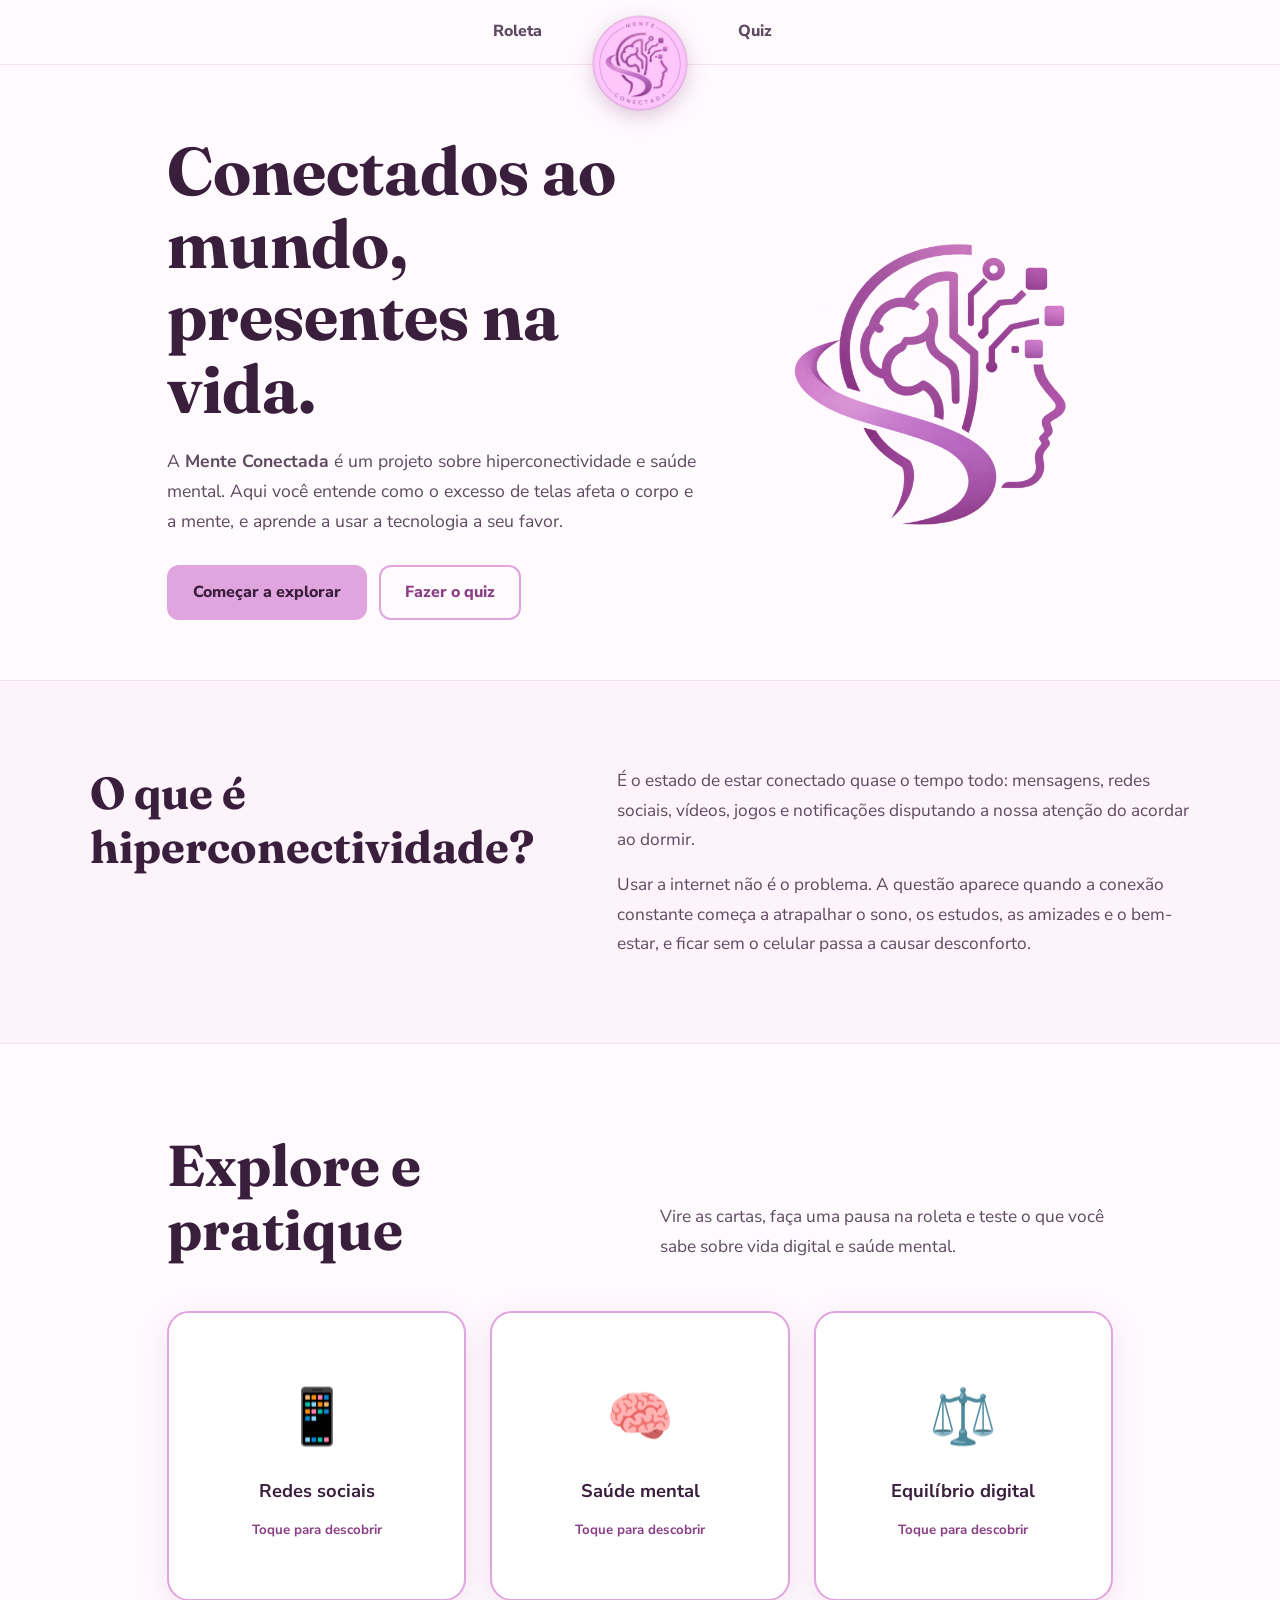
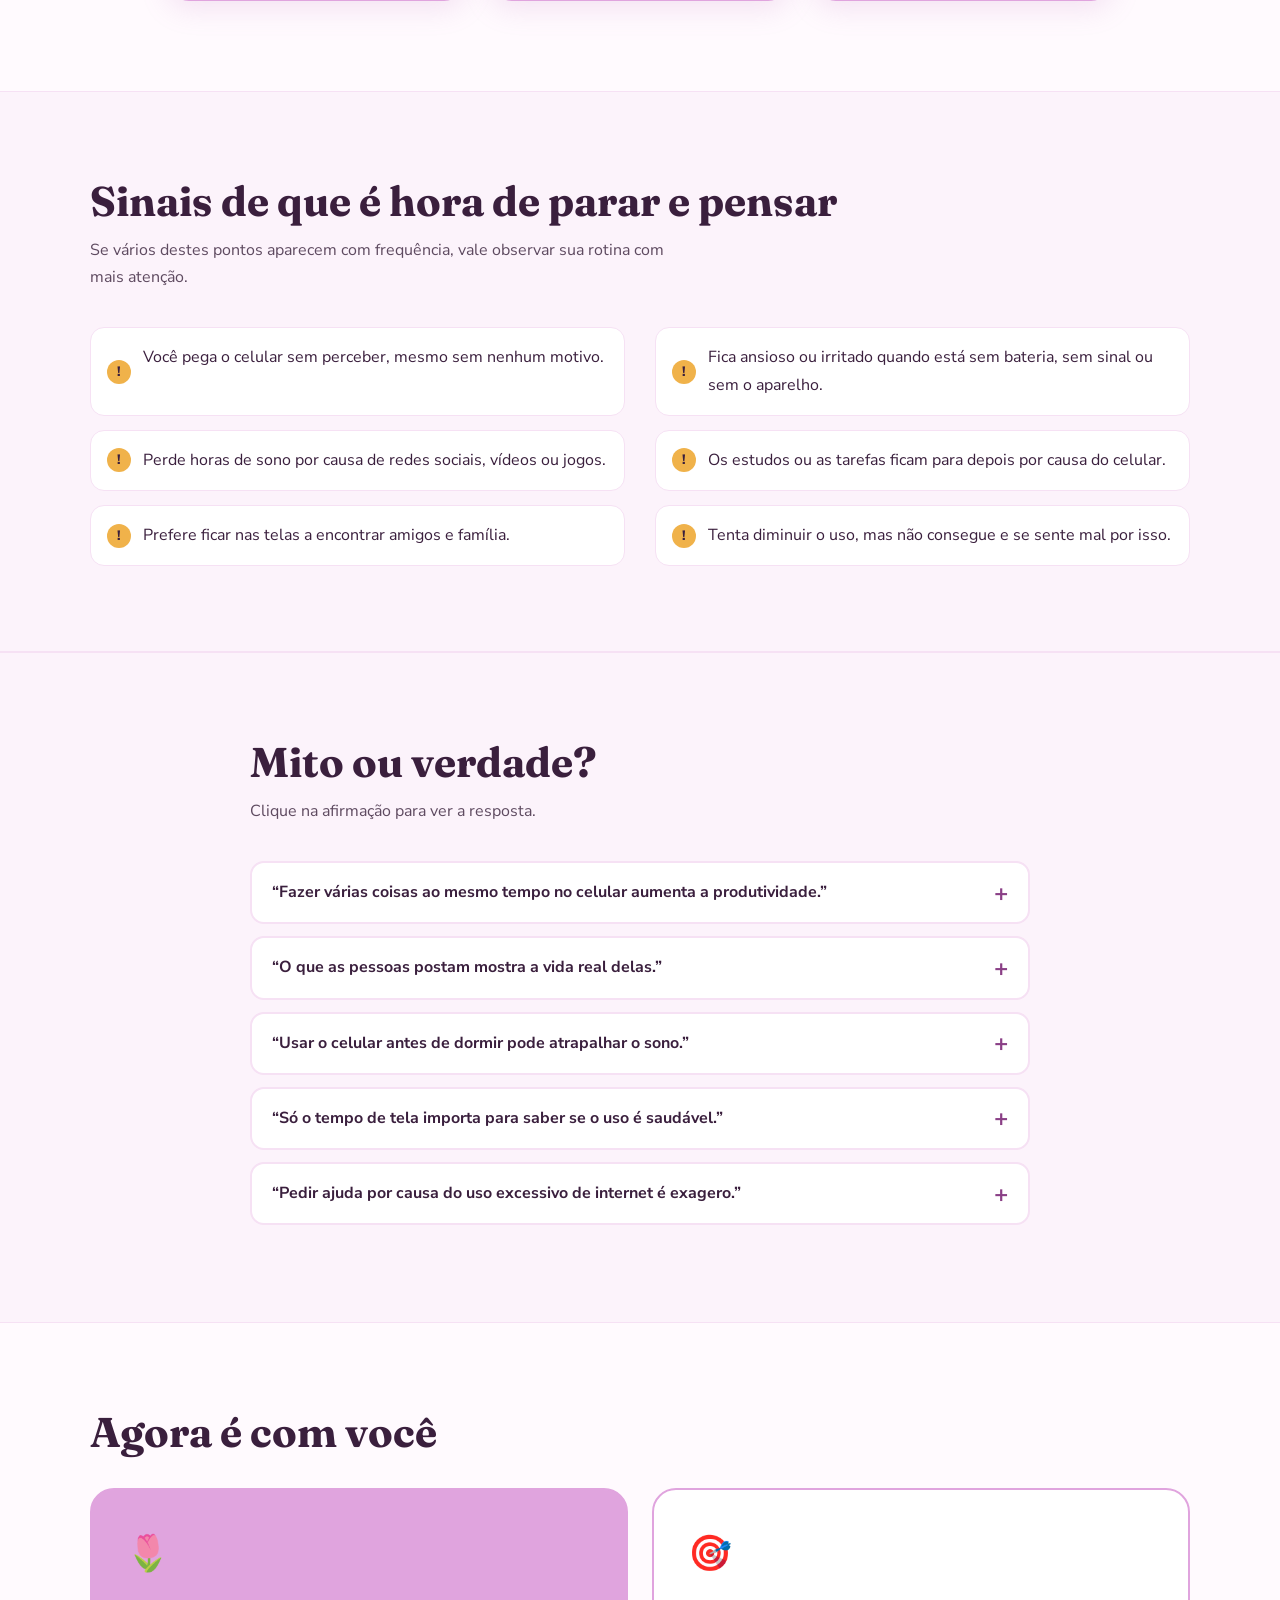
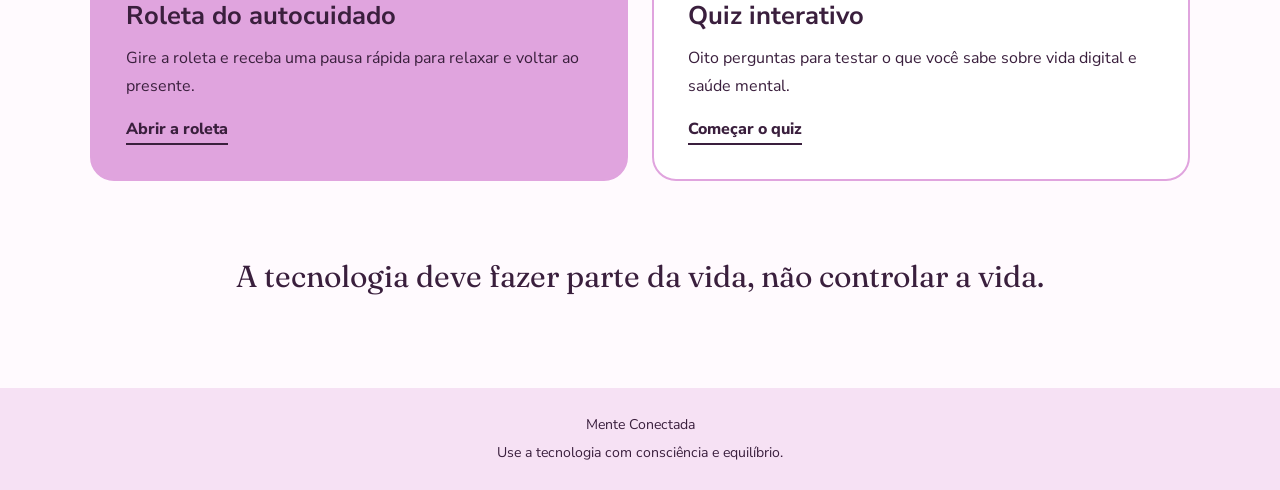
<file: SiteEstacao6/index.html>
<!DOCTYPE html>
<html lang="pt-BR">
<head>
  <meta charset="UTF-8">
  <meta name="viewport" content="width=device-width, initial-scale=1.0">
  <meta name="description" content="Mente Conectada: hiperconectividade e saúde mental. Explore, pratique e equilibre sua vida digital.">
  <title>Mente Conectada</title>
  <link rel="icon" href="assets/Logo.png">
  <link rel="stylesheet" href="style.css">
  <script src="script.js" defer></script>
</head>
<body>
  <header class="cabecalho">
    <nav class="nav-lado nav-esq" aria-label="Navegação esquerda">
      <a href="roleta.html">Roleta</a>
    </nav>
    <a href="index.html" class="logo-central" aria-label="Mente Conectada, página inicial" aria-current="page">
      <img src="assets/FullLogo.png" alt="Mente Conectada">
    </a>
    <nav class="nav-lado nav-dir" aria-label="Navegação direita">
      <a href="quiz.html">Quiz</a>
    </nav>
  </header>

  <main>
    <!-- HERO -->
    <section class="hero">
      <div class="hero-texto">
        <h1>Conectados ao mundo, presentes na vida.</h1>
        <p>A <strong>Mente Conectada</strong> é um projeto sobre hiperconectividade e saúde mental. Aqui você entende como o excesso de telas afeta o corpo e a mente, e aprende a usar a tecnologia a seu favor.</p>
        <div class="grupo-botoes">
          <a class="botao" href="#explore">Começar a explorar</a>
          <a class="botao botao-secundario" href="quiz.html">Fazer o quiz</a>
        </div>
      </div>
      <div class="hero-logo">
        <img src="assets/Logo.png" alt="Silhueta de uma cabeça com cérebro e circuitos, símbolo da Mente Conectada">
      </div>
    </section>

    <!-- O QUE É -->
    <section class="bloco bloco-claro" id="o-que-e">
      <div class="bloco-conteudo duas-colunas">
        <div>
          <h2>O que é hiperconectividade?</h2>
        </div>
        <div class="texto-corrido">
          <p>É o estado de estar conectado quase o tempo todo: mensagens, redes sociais, vídeos, jogos e notificações disputando a nossa atenção do acordar ao dormir.</p>
          <p>Usar a internet não é o problema. A questão aparece quando a conexão constante começa a atrapalhar o sono, os estudos, as amizades e o bem-estar, e ficar sem o celular passa a causar desconforto.</p>
        </div>
      </div>
    </section>

    <!-- EXPLORE -->
    <section class="explore" id="explore">
      <div class="explore-topo">
        <h2 class="titulo-grande">Explore e pratique</h2>
        <p>Vire as cartas, faça uma pausa na roleta e teste o que você sabe sobre vida digital e saúde mental.</p>
      </div>

      <div class="cartas-container">
        <button class="carta" type="button" aria-label="Virar carta sobre redes sociais" aria-pressed="false">
          <span class="carta-interna">
            <span class="carta-frente">
              <span class="simbolo">📱</span>
              <strong>Redes sociais</strong>
              <small>Toque para descobrir</small>
            </span>
            <span class="carta-verso">
              <strong>Redes sociais</strong>
              <span>Podem aproximar pessoas, mas é importante usar com equilíbrio.</span>
            </span>
          </span>
        </button>

        <button class="carta" type="button" aria-label="Virar carta sobre saúde mental" aria-pressed="false">
          <span class="carta-interna">
            <span class="carta-frente">
              <span class="simbolo">🧠</span>
              <strong>Saúde mental</strong>
              <small>Toque para descobrir</small>
            </span>
            <span class="carta-verso">
              <strong>Saúde mental</strong>
              <span>Descanso, convivência e limites digitais ajudam no bem-estar.</span>
            </span>
          </span>
        </button>

        <button class="carta" type="button" aria-label="Virar carta sobre equilíbrio digital" aria-pressed="false">
          <span class="carta-interna">
            <span class="carta-frente">
              <span class="simbolo">⚖️</span>
              <strong>Equilíbrio digital</strong>
              <small>Toque para descobrir</small>
            </span>
            <span class="carta-verso">
              <strong>Equilíbrio digital</strong>
              <span>Usar a tecnologia com intenção ajuda a preservar tempo para outras atividades.</span>
            </span>
          </span>
        </button>
      </div>
    </section>

    <!-- SINAIS DE ALERTA -->
    <section class="bloco bloco-claro" id="sinais">
      <div class="bloco-conteudo">
        <h2 class="titulo-bloco">Sinais de que é hora de parar e pensar</h2>
        <p class="intro-bloco">Se vários destes pontos aparecem com frequência, vale observar sua rotina com mais atenção.</p>
        <ul class="lista-sinais">
          <li>Você pega o celular sem perceber, mesmo sem nenhum motivo.</li>
          <li>Fica ansioso ou irritado quando está sem bateria, sem sinal ou sem o aparelho.</li>
          <li>Perde horas de sono por causa de redes sociais, vídeos ou jogos.</li>
          <li>Os estudos ou as tarefas ficam para depois por causa do celular.</li>
          <li>Prefere ficar nas telas a encontrar amigos e família.</li>
          <li>Tenta diminuir o uso, mas não consegue e se sente mal por isso.</li>
        </ul>
      </div>
    </section>

    <!-- MITO OU VERDADE -->
    <section class="bloco bloco-claro" id="mitos">
      <div class="bloco-conteudo estreito">
        <h2 class="titulo-bloco">Mito ou verdade?</h2>
        <p class="intro-bloco">Clique na afirmação para ver a resposta.</p>

        <details class="mito">
          <summary>“Fazer várias coisas ao mesmo tempo no celular aumenta a produtividade.”</summary>
          <p><strong>Mito.</strong> O cérebro não faz duas tarefas de atenção ao mesmo tempo: ele alterna rapidamente entre elas, e isso cansa e atrasa o trabalho.</p>
        </details>
        <details class="mito">
          <summary>“O que as pessoas postam mostra a vida real delas.”</summary>
          <p><strong>Mito.</strong> As redes mostram recortes escolhidos e muitas vezes editados. Comparar a sua vida inteira com o melhor momento de alguém não é justo com você.</p>
        </details>
        <details class="mito">
          <summary>“Usar o celular antes de dormir pode atrapalhar o sono.”</summary>
          <p><strong>Verdade.</strong> A luz, os conteúdos estimulantes e as notificações mantêm o cérebro ativo e podem adiar o sono.</p>
        </details>
        <details class="mito">
          <summary>“Só o tempo de tela importa para saber se o uso é saudável.”</summary>
          <p><strong>Mito.</strong> Importa também o efeito do uso: se há prejuízo no sono, nos estudos, nas relações ou no humor, é sinal de atenção, mesmo com poucas horas.</p>
        </details>
        <details class="mito">
          <summary>“Pedir ajuda por causa do uso excessivo de internet é exagero.”</summary>
          <p><strong>Mito.</strong> Quando o uso persiste, prejudica a rotina e causa sofrimento ao tentar reduzir, conversar com alguém de confiança e com um profissional pode ajudar.</p>
        </details>
      </div>
    </section>

    <!-- AÇÕES -->
    <section class="bloco" id="praticar">
      <div class="bloco-conteudo">
        <h2 class="titulo-bloco">Agora é com você</h2>
        <div class="acoes">
          <a class="acao acao-cheia" href="roleta.html">
            <span class="icone" aria-hidden="true">🌷</span>
            <h3>Roleta do autocuidado</h3>
            <p>Gire a roleta e receba uma pausa rápida para relaxar e voltar ao presente.</p>
            <span class="link-texto">Abrir a roleta</span>
          </a>
          <a class="acao" href="quiz.html">
            <span class="icone" aria-hidden="true">🎯</span>
            <h3>Quiz interativo</h3>
            <p>Oito perguntas para testar o que você sabe sobre vida digital e saúde mental.</p>
            <span class="link-texto">Começar o quiz</span>
          </a>
        </div>
        <p class="fecho">A tecnologia deve fazer parte da vida, não controlar a vida.</p>
      </div>
    </section>
  </main>

  <footer>
    <p>Mente Conectada</p>
    <p>Use a tecnologia com consciência e equilíbrio.</p>
  </footer>
</body>
</html>
</file>
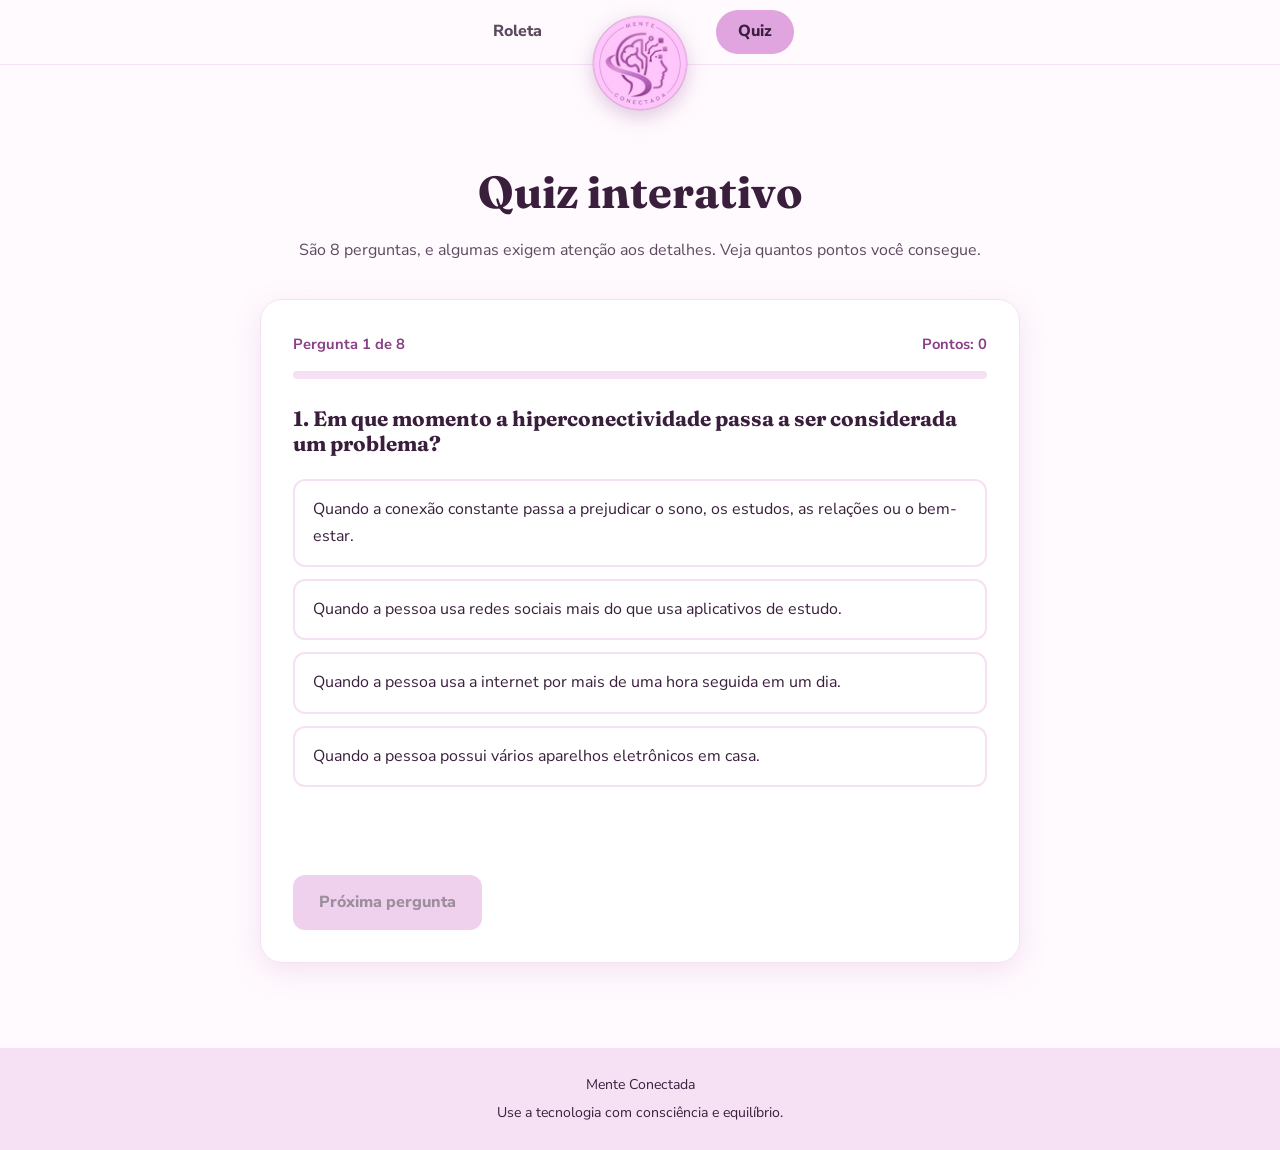
<file: SiteEstacao6/quiz.html>
<!DOCTYPE html>
<html lang="pt-BR">
<head>
  <meta charset="UTF-8">
  <meta name="viewport" content="width=device-width, initial-scale=1.0">
  <meta name="description" content="Quiz sobre hiperconectividade e saúde mental: 8 perguntas para testar seus conhecimentos.">
  <title>Mente Conectada | Quiz</title>
  <link rel="icon" href="assets/Logo.png">
  <link rel="stylesheet" href="style.css">
  <script src="quiz.js" defer></script>
</head>
<body>
  <header class="cabecalho">
    <nav class="nav-lado nav-esq" aria-label="Navegação esquerda">
      <a href="roleta.html">Roleta</a>
    </nav>
    <a href="index.html" class="logo-central" aria-label="Mente Conectada, página inicial">
      <img src="assets/FullLogo.png" alt="Mente Conectada">
    </a>
    <nav class="nav-lado nav-dir" aria-label="Navegação direita">
      <a href="quiz.html" aria-current="page">Quiz</a>
    </nav>
  </header>

  <main>
    <section class="secao quiz-secao pagina-interna" id="quiz">
      <h1 class="titulo-pagina">Quiz interativo</h1>
      <p class="texto-centro">São 8 perguntas, e algumas exigem atenção aos detalhes. Veja quantos pontos você consegue.</p>

      <div class="quiz">
        <div class="quiz-topo">
          <span id="contador">Pergunta 1 de 8</span>
          <span id="pontos">Pontos: 0</span>
        </div>
        <div class="barra-progresso">
          <div id="barraPreenchida"></div>
        </div>

        <div id="areaQuiz">
          <h2 id="pergunta"></h2>
          <div id="respostas" class="respostas"></div>
          <p id="feedback" aria-live="polite"></p>
          <button id="proximo" class="botao" type="button" disabled>Próxima pergunta</button>
        </div>

        <div id="resultado" hidden>
          <h2>Quiz concluído!</h2>
          <p id="mensagemFinal"></p>
          <div class="grupo-botoes centro">
            <button id="reiniciar" class="botao" type="button">Refazer quiz</button>
            <a href="roleta.html" class="botao botao-secundario">Fazer uma pausa na roleta</a>
          </div>
        </div>
      </div>
    </section>
  </main>

  <footer>
    <p>Mente Conectada</p>
    <p>Use a tecnologia com consciência e equilíbrio.</p>
  </footer>
</body>
</html>
</file>
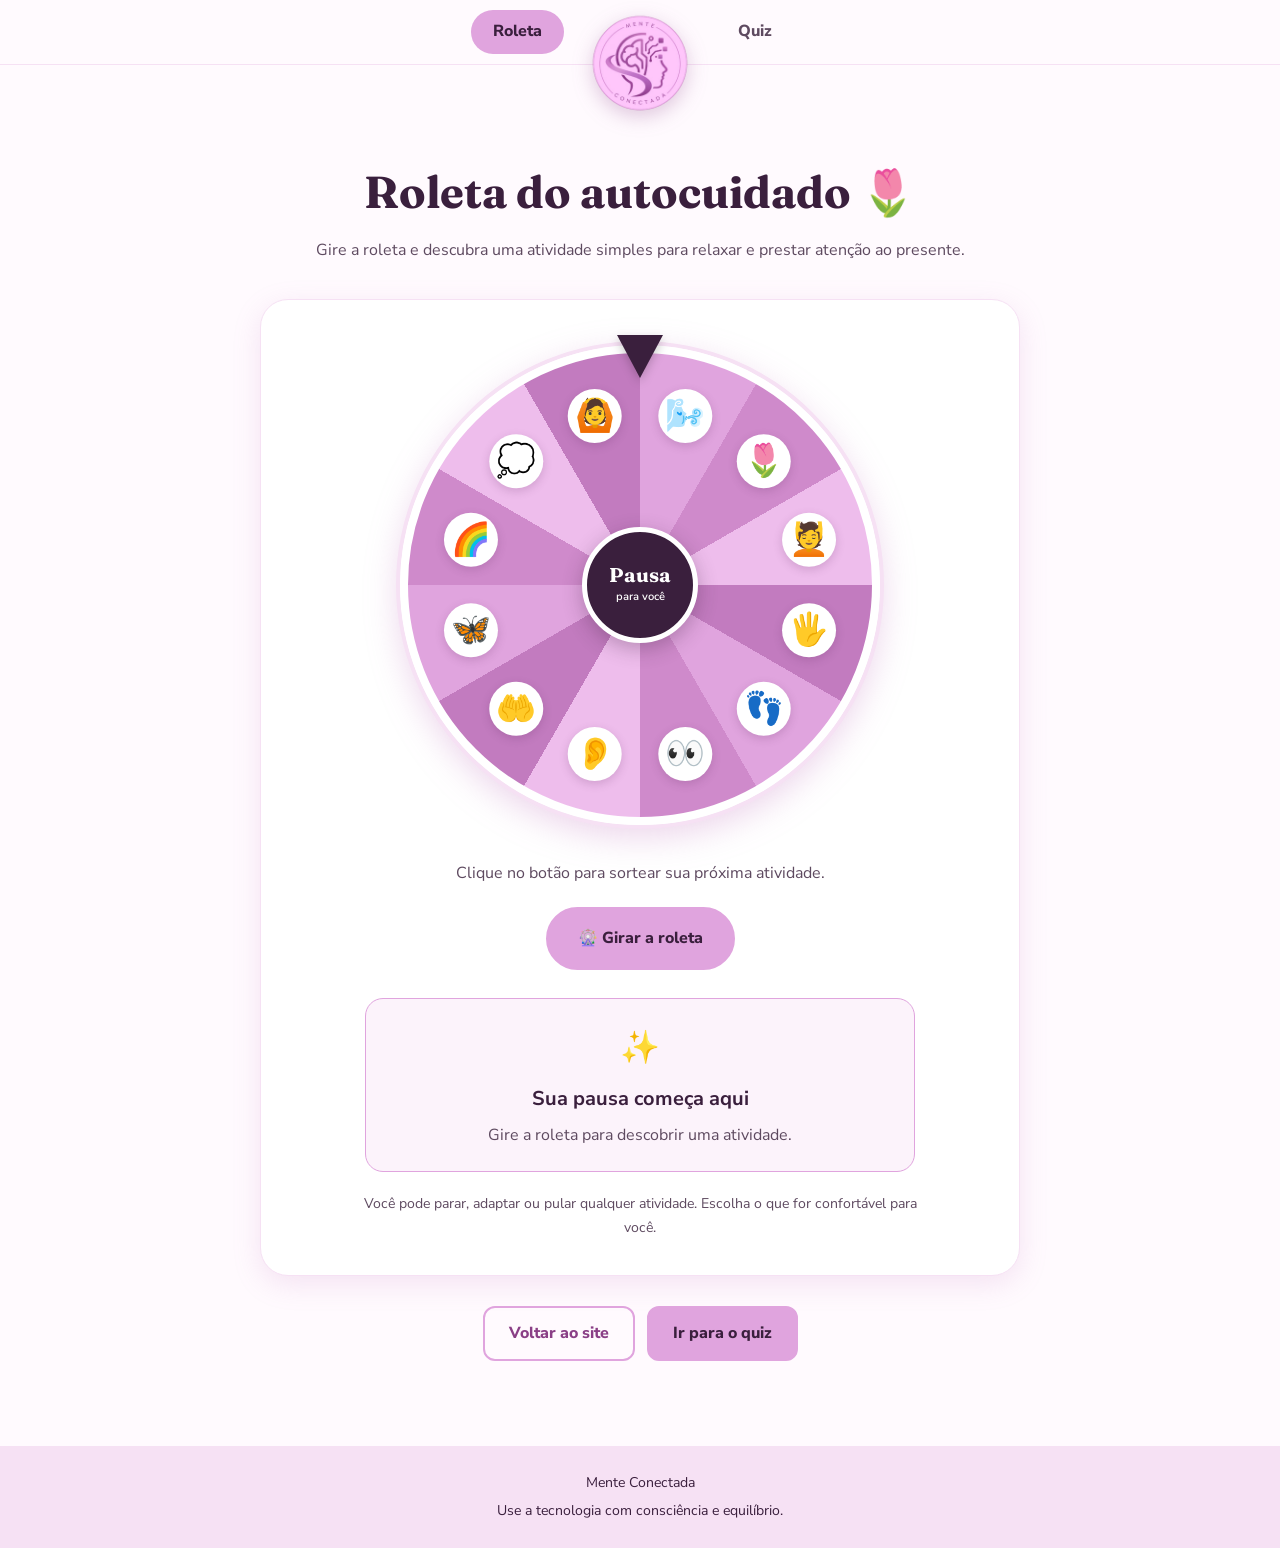
<file: SiteEstacao6/roleta.html>
<!DOCTYPE html>
<html lang="pt-BR">
<head>
  <meta charset="UTF-8">
  <meta name="viewport" content="width=device-width, initial-scale=1.0">
  <meta name="description" content="Roleta do autocuidado: sorteie uma pausa simples para relaxar.">
  <title>Mente Conectada | Roleta</title>
  <link rel="icon" href="assets/Logo.png">
  <link rel="stylesheet" href="style.css">
  <script src="roleta.js" defer></script>
</head>
<body>
  <header class="cabecalho">
    <nav class="nav-lado nav-esq" aria-label="Navegação esquerda">
      <a href="roleta.html" aria-current="page">Roleta</a>
    </nav>
    <a href="index.html" class="logo-central" aria-label="Mente Conectada, página inicial">
      <img src="assets/FullLogo.png" alt="Mente Conectada">
    </a>
    <nav class="nav-lado nav-dir" aria-label="Navegação direita">
      <a href="quiz.html">Quiz</a>
    </nav>
  </header>

  <main>
    <section class="secao roleta-secao pagina-interna" id="roleta">
      <h1 class="titulo-pagina">Roleta do autocuidado 🌷</h1>
      <p class="texto-centro">Gire a roleta e descubra uma atividade simples para relaxar e prestar atenção ao presente.</p>

      <div class="roleta-card">
        <div class="roleta-area">
          <div class="roleta-ponteiro" aria-hidden="true"></div>

          <div class="roleta-circulo" id="roletaCirculo" role="img" aria-label="Roleta com 12 atividades de bem-estar">
            <span class="icone-roleta" style="--pos: 0">🌬️</span>
            <span class="icone-roleta" style="--pos: 1">🌷</span>
            <span class="icone-roleta" style="--pos: 2">💆</span>
            <span class="icone-roleta" style="--pos: 3">🖐️</span>
            <span class="icone-roleta" style="--pos: 4">👣</span>
            <span class="icone-roleta" style="--pos: 5">👀</span>
            <span class="icone-roleta" style="--pos: 6">👂</span>
            <span class="icone-roleta" style="--pos: 7">🤲</span>
            <span class="icone-roleta" style="--pos: 8">🦋</span>
            <span class="icone-roleta" style="--pos: 9">🌈</span>
            <span class="icone-roleta" style="--pos: 10">💭</span>
            <span class="icone-roleta" style="--pos: 11">🙆</span>

            <div class="roleta-centro">
              <span>Pausa</span>
              <small>para você</small>
            </div>
          </div>
        </div>

        <p class="roleta-instrucao">Clique no botão para sortear sua próxima atividade.</p>
        <button class="botao botao-roleta" id="girarRoleta" type="button">🎡 Girar a roleta</button>

        <div class="atividade-sorteada" aria-live="polite" aria-atomic="true">
          <span class="atividade-icone" id="atividadeEmoji">✨</span>
          <h3 id="tituloAtividade">Sua pausa começa aqui</h3>
          <p id="descricaoAtividade">Gire a roleta para descobrir uma atividade.</p>
        </div>

        <p class="roleta-aviso">Você pode parar, adaptar ou pular qualquer atividade. Escolha o que for confortável para você.</p>
      </div>

      <div class="grupo-botoes centro">
        <a href="index.html" class="botao botao-secundario">Voltar ao site</a>
        <a href="quiz.html" class="botao">Ir para o quiz</a>
      </div>
    </section>
  </main>

  <footer>
    <p>Mente Conectada</p>
    <p>Use a tecnologia com consciência e equilíbrio.</p>
  </footer>
</body>
</html>
</file>
<file: SiteEstacao6/style.css>
@import url('https://fonts.googleapis.com/css2?family=Fraunces:opsz,wght@9..144,600;9..144,700&family=Nunito+Sans:wght@400;600;700;800&display=swap');

:root {
  --principal: #E0A4DE;
  --principal-hover: #d28fcf;
  --principal-forte: #c27bbf;
  --principal-100: #f6e1f4;
  --principal-50: #fcf3fb;
  --fundo: #fffafe;
  --titulo: #3a1f3d;
  --texto: #5e4a60;
  --destaque: #8a3f86;
  --dourado: #f0b24a;
  --verde: #2f9e6e;
  --verde-bg: #e6f6ee;
  --rosa: #d6456a;
  --rosa-bg: #fdebf0;
  --sombra: 0 8px 28px rgba(194, 123, 191, .18);
}

* { margin: 0; padding: 0; box-sizing: border-box; }
html { scroll-behavior: smooth; }

body {
  font-family: 'Nunito Sans', Arial, sans-serif;
  background: var(--fundo);
  color: var(--texto);
  line-height: 1.7;
}

h1, h2, h3 { color: var(--titulo); }

h1, h2 {
  font-family: 'Fraunces', Georgia, serif;
  font-weight: 700;
  line-height: 1.2;
}

a { color: inherit; text-decoration: none; }
button { font: inherit; }

/* CABEÇALHO */

.cabecalho {
  position: sticky;
  top: 0;
  z-index: 100;
  display: grid;
  grid-template-columns: 1fr auto 1fr;
  align-items: center;
  gap: 16px;
  padding: 4px 8%;
  background: rgba(255, 250, 254, .92);
  backdrop-filter: blur(12px);
  border-bottom: 1px solid var(--principal-100);
}

.logo-central {
  position: relative;
  display: block;
  width: 120px;
  height: 56px;
  line-height: 0;
}

.logo-central img {
  position: absolute;
  top: 0;
  left: 50%;
  display: block;
  width: 120px;
  height: 120px;
  margin-left: -60px;
  object-fit: contain;
  filter: drop-shadow(0 6px 10px rgba(138, 63, 134, .28));
  transition: transform .3s;
}

.logo-central:hover img { transform: scale(1.05) rotate(-3deg); }

.nav-lado { display: flex; }
.nav-esq { justify-content: flex-end; }
.nav-dir { justify-content: flex-start; }

nav a {
  padding: 8px 22px;
  border-radius: 999px;
  color: var(--texto);
  font-size: 1rem;
  font-weight: 800;
  transition: background .25s, color .25s;
}

nav a:hover,
nav a[aria-current="page"] {
  background: var(--principal);
  color: var(--titulo);
}

/* BOTÕES */

.botao {
  display: inline-block;
  border: 2px solid var(--principal);
  border-radius: 12px;
  padding: 12px 24px;
  background: var(--principal);
  color: var(--titulo);
  font-weight: 800;
  text-align: center;
  cursor: pointer;
  transition: background .25s, transform .25s, box-shadow .25s;
}

.botao:hover:not(:disabled) {
  background: var(--principal-hover);
  border-color: var(--principal-hover);
  transform: translateY(-2px);
  box-shadow: 0 8px 20px rgba(194, 123, 191, .3);
}

.botao:disabled { opacity: .5; cursor: not-allowed; }

.botao-secundario { background: transparent; color: var(--destaque); border-color: var(--principal); }

.botao-secundario:hover:not(:disabled) {
  background: var(--principal-100);
  border-color: var(--principal);
  box-shadow: none;
}

.botao:focus-visible,
nav a:focus-visible,
.acao:focus-visible,
.logo-central:focus-visible {
  outline: 3px solid var(--titulo);
  outline-offset: 3px;
}

.grupo-botoes { display: flex; flex-wrap: wrap; gap: 12px; }
.grupo-botoes.centro { justify-content: center; margin-top: 30px; }

/* HERO */

.hero {
  max-width: 1100px;
  margin: 0 auto;
  padding: 70px 6% 60px;
  display: grid;
  grid-template-columns: 1.2fr .8fr;
  gap: 50px;
  align-items: center;
}

.hero h1 {
  font-size: clamp(2.4rem, 5.4vw, 4.2rem);
  line-height: 1.08;
  margin-bottom: 22px;
}

.hero-texto p { font-size: 1.1rem; max-width: 540px; margin-bottom: 28px; }
.hero-texto .grupo-botoes { margin-top: 0; }

.hero-logo img {
  display: block;
  width: 100%;
  max-width: 400px;
  margin: 0 auto;
}

/* BLOCOS DA LANDING */

.bloco { padding: 85px 6%; }
.bloco-claro { background: var(--principal-50); border-block: 1px solid var(--principal-100); }

.bloco-conteudo { max-width: 1100px; margin: 0 auto; }
.bloco-conteudo.estreito { max-width: 780px; }

.duas-colunas {
  display: grid;
  grid-template-columns: 1fr 1.2fr;
  gap: 50px;
  align-items: start;
}

.duas-colunas h2 { font-size: clamp(1.9rem, 4vw, 2.8rem); }
.texto-corrido p { font-size: 1.08rem; }
.texto-corrido p + p { margin-top: 16px; }

.titulo-bloco { font-size: clamp(1.8rem, 4vw, 2.6rem); margin-bottom: 10px; }
.intro-bloco { max-width: 600px; margin-bottom: 36px; }

.grade-impactos,
.grade-dicas {
  display: grid;
  grid-template-columns: repeat(3, minmax(0, 1fr));
  gap: 20px;
}

.impacto {
  padding: 26px;
  border: 1px solid var(--principal-100);
  border-radius: 20px;
  background: #fff;
}

.impacto h3 { font-size: 1.15rem; margin: 8px 0 6px; }

.lista-sinais {
  display: grid;
  grid-template-columns: repeat(2, minmax(0, 1fr));
  gap: 14px 30px;
  list-style: none;
}

.lista-sinais li {
  position: relative;
  padding: 16px 18px 16px 52px;
  border-radius: 14px;
  background: #fff;
  border: 1px solid var(--principal-100);
  color: var(--titulo);
}

.lista-sinais li::before {
  content: "!";
  position: absolute;
  left: 16px;
  top: 50%;
  transform: translateY(-50%);
  width: 24px;
  height: 24px;
  border-radius: 50%;
  background: var(--dourado);
  color: var(--titulo);
  font-weight: 800;
  font-size: .85rem;
  text-align: center;
  line-height: 24px;
}

.dica {
  padding: 24px 24px 24px 22px;
  border-left: 5px solid var(--principal);
  border-radius: 6px 18px 18px 6px;
  background: var(--principal-50);
}

.dica h3 { font-size: 1.1rem; margin-bottom: 6px; }

.mito {
  margin-bottom: 12px;
  border: 2px solid var(--principal-100);
  border-radius: 14px;
  background: #fff;
}

.mito[open] { border-color: var(--principal); }

.mito summary {
  padding: 16px 52px 16px 20px;
  position: relative;
  list-style: none;
  cursor: pointer;
  color: var(--titulo);
  font-weight: 700;
}

.mito summary::-webkit-details-marker { display: none; }

.mito summary::after {
  content: "+";
  position: absolute;
  right: 20px;
  top: 50%;
  transform: translateY(-50%);
  font-size: 1.5rem;
  color: var(--destaque);
}

.mito[open] summary::after { content: "−"; }
.mito summary:focus-visible { outline: 3px solid var(--titulo); outline-offset: 3px; border-radius: 12px; }
.mito p { padding: 0 20px 18px; }

#praticar .acoes { margin-top: 30px; }

/* LANDING: EXPLORE E PRATIQUE */

.explore {
  max-width: 1100px;
  margin: 0 auto;
  padding: 90px 6%;
}

.explore-topo {
  display: grid;
  grid-template-columns: 1fr 1fr;
  gap: 40px;
  align-items: end;
  margin-bottom: 50px;
}

.titulo-grande {
  font-size: clamp(2.2rem, 5vw, 3.6rem);
  line-height: 1.1;
}

.explore-topo p {
  font-size: 1.08rem;
  max-width: 460px;
}

.cartas-container {
  display: grid;
  grid-template-columns: repeat(3, minmax(0, 1fr));
  gap: 24px;
}

.carta {
  height: 290px;
  width: 100%;
  min-width: 0;
  background: transparent;
  border: none;
  border-radius: 22px;
  perspective: 1000px;
  cursor: pointer;
  text-align: center;
}

.carta:focus-visible { outline: 3px solid var(--titulo); outline-offset: 5px; }

.carta-interna {
  display: block;
  width: 100%;
  height: 100%;
  position: relative;
  transform-style: preserve-3d;
  transition: transform .8s cubic-bezier(.2, .7, .2, 1);
}

.carta.virada .carta-interna { transform: rotateY(180deg); }

.carta-frente,
.carta-verso {
  position: absolute;
  inset: 0;
  display: flex;
  flex-direction: column;
  justify-content: center;
  align-items: center;
  gap: 12px;
  padding: 25px;
  border-radius: 22px;
  backface-visibility: hidden;
  -webkit-backface-visibility: hidden;
  overflow: hidden;
  box-shadow: var(--sombra);
}

.carta-frente {
  background: #fff;
  border: 2px solid var(--principal);
  color: var(--titulo);
}

.carta-verso {
  transform: rotateY(180deg);
  background: var(--principal);
  border: 2px solid var(--principal);
  color: var(--titulo);
}

.simbolo { font-size: 3.4rem; }
.carta strong { font-size: 1.15rem; }
.carta small { color: var(--destaque); font-weight: 700; }
.carta-verso > span { font-size: 1rem; font-weight: 600; }

.acoes {
  display: grid;
  grid-template-columns: repeat(2, minmax(0, 1fr));
  gap: 24px;
  margin-top: 28px;
}

.acao {
  display: block;
  padding: 34px;
  border: 2px solid var(--principal);
  border-radius: 24px;
  background: #fff;
  transition: transform .25s, box-shadow .25s;
}

.acao-cheia { background: var(--principal); }

.acao:hover {
  transform: translateY(-4px);
  box-shadow: var(--sombra);
}

.acao h3 { font-size: 1.6rem; margin: 10px 0 8px; }
.acao p { color: var(--titulo); }
.icone { font-size: 2.2rem; }

.link-texto {
  display: inline-block;
  margin-top: 16px;
  color: var(--titulo);
  font-weight: 800;
  border-bottom: 2px solid var(--titulo);
}

.fecho {
  margin-top: 70px;
  text-align: center;
  font-family: 'Fraunces', Georgia, serif;
  font-size: clamp(1.3rem, 3vw, 1.9rem);
  color: var(--titulo);
}

/* PÁGINAS INTERNAS */

.secao { padding: 85px 8%; }

.pagina-interna { min-height: calc(100vh - 140px); padding-top: 100px; }

.titulo-pagina {
  font-size: clamp(1.9rem, 4vw, 2.8rem);
  text-align: center;
  margin-bottom: 18px;
}

.texto-centro {
  max-width: 740px;
  text-align: center;
  margin: 0 auto 35px;
}

/* ROLETA */

.roleta-card {
  width: min(100%, 760px);
  margin: 35px auto 0;
  padding: 35px 24px;
  text-align: center;
  border: 1px solid var(--principal-100);
  border-radius: 28px;
  background: #fff;
  box-shadow: var(--sombra);
}

.roleta-area {
  position: relative;
  width: min(100%, 500px);
  aspect-ratio: 1;
  margin: 0 auto 25px;
  padding: 10px;
}

.roleta-ponteiro {
  position: absolute;
  z-index: 5;
  top: 0;
  left: 50%;
  transform: translateX(-50%);
  width: 0;
  height: 0;
  border-left: 23px solid transparent;
  border-right: 23px solid transparent;
  border-top: 43px solid var(--titulo);
  filter: drop-shadow(0 4px 5px rgba(0, 0, 0, .2));
}

.roleta-circulo {
  position: relative;
  width: 100%;
  height: 100%;
  border-radius: 50%;
  border: 8px solid #fff;
  overflow: hidden;
  background: conic-gradient(
    from 0deg,
    #E0A4DE 0deg 30deg,
    #cf8acb 30deg 60deg,
    #eebdec 60deg 90deg,
    #c27bbf 90deg 120deg,
    #E0A4DE 120deg 150deg,
    #cf8acb 150deg 180deg,
    #eebdec 180deg 210deg,
    #c27bbf 210deg 240deg,
    #E0A4DE 240deg 270deg,
    #cf8acb 270deg 300deg,
    #eebdec 300deg 330deg,
    #c27bbf 330deg 360deg
  );
  box-shadow: 0 0 0 4px var(--principal-100), 0 10px 35px rgba(194, 123, 191, .35);
  transition: transform 3.2s cubic-bezier(.12, .75, .12, 1);
}

.icone-roleta {
  --angulo: calc(var(--pos) * 30deg + 15deg);

  position: absolute;
  top: 50%;
  left: 50%;
  width: 54px;
  height: 54px;
  margin-left: -27px;
  margin-top: -27px;
  display: flex;
  justify-content: center;
  align-items: center;
  font-size: clamp(22px, 4vw, 32px);
  border-radius: 50%;
  background: #fff;
  box-shadow: 0 3px 10px rgba(90, 40, 90, .2);
  transform:
    rotate(var(--angulo))
    translateY(-175px)
    rotate(calc(-1 * var(--angulo)));
}

.roleta-centro {
  position: absolute;
  z-index: 3;
  top: 50%;
  left: 50%;
  width: 116px;
  height: 116px;
  transform: translate(-50%, -50%);
  border: 5px solid #fff;
  border-radius: 50%;
  background: var(--titulo);
  display: flex;
  flex-direction: column;
  align-items: center;
  justify-content: center;
  gap: 2px;
  box-shadow: 0 6px 20px rgba(58, 31, 61, .3);
  color: #fff;
}

.roleta-centro span {
  font-family: 'Fraunces', Georgia, serif;
  font-size: 20px;
  font-weight: 700;
  line-height: 1.1;
}

.roleta-centro small { font-size: 11px; font-weight: 600; }

.roleta-instrucao { margin: 5px 0 20px; }

.botao-roleta { border-radius: 50px; padding: 16px 30px; }

.atividade-sorteada {
  max-width: 550px;
  min-height: 135px;
  margin: 28px auto 0;
  padding: 22px;
  border: 1px solid var(--principal);
  border-radius: 18px;
  background: var(--principal-50);
}

.atividade-icone { display: block; font-size: 2rem; margin-bottom: 6px; }
.atividade-sorteada h3 { font-size: 1.25rem; margin-bottom: 6px; }
.roleta-aviso { max-width: 560px; margin: 20px auto 0; font-size: .88rem; }

/* QUIZ */

.quiz {
  max-width: 760px;
  margin: 35px auto 0;
  padding: 32px;
  border: 1px solid var(--principal-100);
  border-radius: 22px;
  background: #fff;
  box-shadow: var(--sombra);
}

.quiz-topo {
  display: flex;
  justify-content: space-between;
  gap: 15px;
  color: var(--destaque);
  font-size: .92rem;
  font-weight: 700;
}

.barra-progresso {
  height: 8px;
  margin: 14px 0 28px;
  border-radius: 20px;
  background: var(--principal-100);
  overflow: hidden;
}

#barraPreenchida {
  width: 0;
  height: 100%;
  border-radius: 20px;
  background: linear-gradient(90deg, #E0A4DE, #c27bbf);
  transition: width .3s;
}

#pergunta { font-size: 1.3rem; text-align: left; margin-bottom: 22px; }

.respostas { display: grid; gap: 12px; }

.resposta {
  width: 100%;
  padding: 15px 18px;
  border: 2px solid var(--principal-100);
  border-radius: 12px;
  background: #fff;
  color: var(--titulo);
  text-align: left;
  cursor: pointer;
  transition: border-color .25s, background .25s;
}

.resposta:hover:not(:disabled) {
  border-color: var(--principal);
  background: var(--principal-50);
}

.resposta:focus-visible { outline: 3px solid var(--titulo); outline-offset: 3px; }

.resposta.correta { border-color: var(--verde); background: var(--verde-bg); }
.resposta.errada { border-color: var(--rosa); background: var(--rosa-bg); }
.resposta:disabled { cursor: default; }

#feedback { min-height: 52px; margin: 18px 0; color: var(--titulo); }

#resultado { text-align: center; }
#resultado h2 { font-size: 1.8rem; margin-bottom: 14px; }
#resultado p { margin-bottom: 10px; }

[hidden] { display: none !important; }

/* RODAPÉ */

footer {
  padding: 25px 8%;
  text-align: center;
  color: var(--titulo);
  background: var(--principal-100);
  font-size: .88rem;
}

footer p + p { margin-top: 4px; }

/* RESPONSIVO */

@media (max-width: 800px) {
  .hero { grid-template-columns: 1fr; text-align: center; padding-top: 75px; }
  .hero-texto p { margin-inline: auto; }
  .hero-texto .grupo-botoes { justify-content: center; }
  .hero-logo { order: -1; }
  .hero-logo img { max-width: 220px; }

  .duas-colunas { grid-template-columns: 1fr; gap: 18px; }
  .grade-impactos,
  .grade-dicas { grid-template-columns: repeat(2, minmax(0, 1fr)); }
  .lista-sinais { grid-template-columns: 1fr; }

  .explore { padding-top: 55px; }
  .explore-topo { grid-template-columns: 1fr; gap: 18px; margin-bottom: 36px; }

  .cartas-container { grid-template-columns: repeat(2, minmax(0, 1fr)); }
}

@media (max-width: 600px) {
  .secao { padding: 80px 6% 60px; }
  .bloco { padding: 60px 6%; }
  .grade-impactos,
  .grade-dicas { grid-template-columns: 1fr; }

  .cabecalho { padding: 4px 4%; gap: 6px; }
  .logo-central { width: 92px; height: 46px; }
  .logo-central img { width: 92px; height: 92px; margin-left: -46px; }
  nav a { padding: 7px 14px; font-size: .92rem; }

  .cartas-container,
  .acoes { grid-template-columns: 1fr; }

  .carta { max-width: 330px; margin: 0 auto; }
  .acao { padding: 26px; }

  .quiz { padding: 20px; }
  .quiz-topo { font-size: .8rem; }

  .roleta-card { padding: 28px 12px; }
  .roleta-area { width: min(100%, 390px); padding: 8px; }

  .roleta-ponteiro {
    border-left-width: 18px;
    border-right-width: 18px;
    border-top-width: 34px;
  }

  .icone-roleta {
    width: 42px;
    height: 42px;
    margin-left: -21px;
    margin-top: -21px;
    font-size: 23px;
    transform:
      rotate(var(--angulo))
      translateY(-125px)
      rotate(calc(-1 * var(--angulo)));
  }

  .roleta-centro { width: 92px; height: 92px; }
  .roleta-centro span { font-size: 16px; }
  .roleta-centro small { font-size: 9px; }

  .botao-roleta { width: 100%; max-width: 300px; padding: 16px 12px; }
  .atividade-sorteada { padding: 18px 14px; }
}

@media (max-width: 380px) {
  .icone-roleta {
    width: 34px;
    height: 34px;
    margin-left: -17px;
    margin-top: -17px;
    font-size: 20px;
    transform:
      rotate(var(--angulo))
      translateY(-105px)
      rotate(calc(-1 * var(--angulo)));
  }
}

@media (prefers-reduced-motion: reduce) {
  html { scroll-behavior: auto; }

  *, *::before, *::after {
    animation-duration: .01ms !important;
    transition-duration: .01ms !important;
  }
}
</file>
